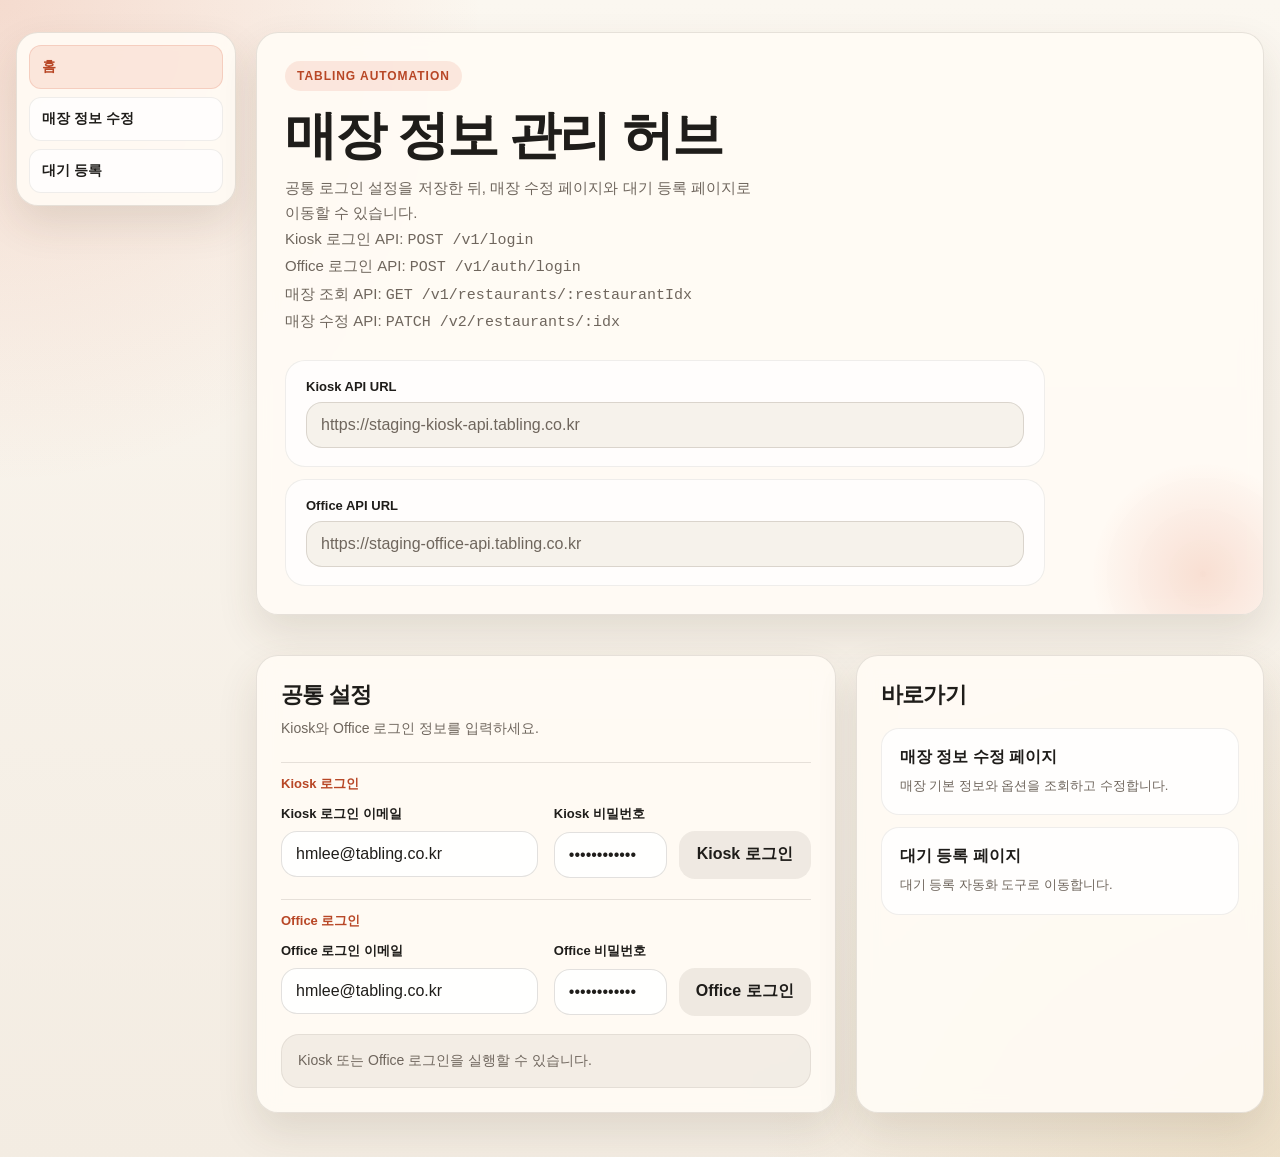
<file: index.html>
<!doctype html>
<html lang="ko">
<head>
  <meta charset="UTF-8">
  <meta name="viewport" content="width=device-width, initial-scale=1.0">
  <title>Tabling Automation Hub</title>
  <link rel="stylesheet" href="styles.css">
</head>
<body>
  <div class="page">
    <nav class="top-nav card">
      <a class="nav-link is-active" href="index.html">홈</a>
      <a class="nav-link" href="restaurant_edit.html">매장 정보 수정</a>
      <a class="nav-link" href="waiting_automation.html">대기 등록</a>
    </nav>

    <section class="hero is-single">
      <article class="card hero-copy">
        <div class="eyebrow">Tabling Automation</div>
        <h1>매장 정보 관리 허브</h1>
        <p>
          공통 로그인 설정을 저장한 뒤, 매장 수정 페이지와 대기 등록 페이지로 이동할 수 있습니다.
          <br>Kiosk 로그인 API: <code>POST /v1/login</code>
          <br>Office 로그인 API: <code>POST /v1/auth/login</code>
          <br>매장 조회 API: <code>GET /v1/restaurants/:restaurantIdx</code>
          <br>매장 수정 API: <code>PATCH /v2/restaurants/:idx</code>
        </p>
        <div class="endpoint-panel hero-endpoints">
          <div class="endpoint-row">
            <div>
              <label for="kioskApiUrl">Kiosk API URL</label>
              <input id="kioskApiUrl" type="url" value="https://staging-kiosk-api.tabling.co.kr" readonly>
            </div>
          </div>

          <div class="endpoint-row">
            <div>
              <label for="officeApiUrl">Office API URL</label>
              <input id="officeApiUrl" type="url" value="https://staging-office-api.tabling.co.kr" readonly>
            </div>
          </div>
        </div>
      </article>
    </section>

    <section class="grid">
      <article class="card config">
        <h2 class="section-title">공통 설정</h2>
        <p class="subtle">Kiosk와 Office 로그인 정보를 입력하세요.</p>

        <div class="form-grid">

          <div class="form-divider full">Kiosk 로그인</div>

          <div>
            <label for="kioskEmail">Kiosk 로그인 이메일</label>
            <input id="kioskEmail" type="email" autocomplete="username">
          </div>

          <div class="login-action-field">
            <label for="kioskPassword">Kiosk 비밀번호</label>
            <div class="inline-action-field">
              <input id="kioskPassword" type="password" autocomplete="current-password">
              <button id="kioskLoginBtn" class="secondary compact" type="button">Kiosk 로그인</button>
            </div>
          </div>

          <div class="form-divider full">Office 로그인</div>

          <div>
            <label for="officeEmail">Office 로그인 이메일</label>
            <input id="officeEmail" type="email" autocomplete="username">
          </div>

          <div class="login-action-field">
            <label for="officePassword">Office 비밀번호</label>
            <div class="inline-action-field">
              <input id="officePassword" type="password" autocomplete="current-password">
              <button id="officeLoginBtn" class="secondary compact" type="button">Office 로그인</button>
            </div>
          </div>

        </div>

        <div id="status" class="status is-neutral">Kiosk 또는 Office 로그인을 실행할 수 있습니다.</div>
      </article>

      <aside class="card results">
        <h2 class="section-title">바로가기</h2>
        <div class="tool-links">
          <a class="tool-card" href="restaurant_edit.html">
            <strong>매장 정보 수정 페이지</strong>
            <span>매장 기본 정보와 옵션을 조회하고 수정합니다.</span>
          </a>
          <a class="tool-card" href="waiting_automation.html">
            <strong>대기 등록 페이지</strong>
            <span>대기 등록 자동화 도구로 이동합니다.</span>
          </a>
        </div>
      </aside>
    </section>
  </div>

  <script src="shared.js"></script>
  <script src="index.js"></script>
</body>
</html>
</file>
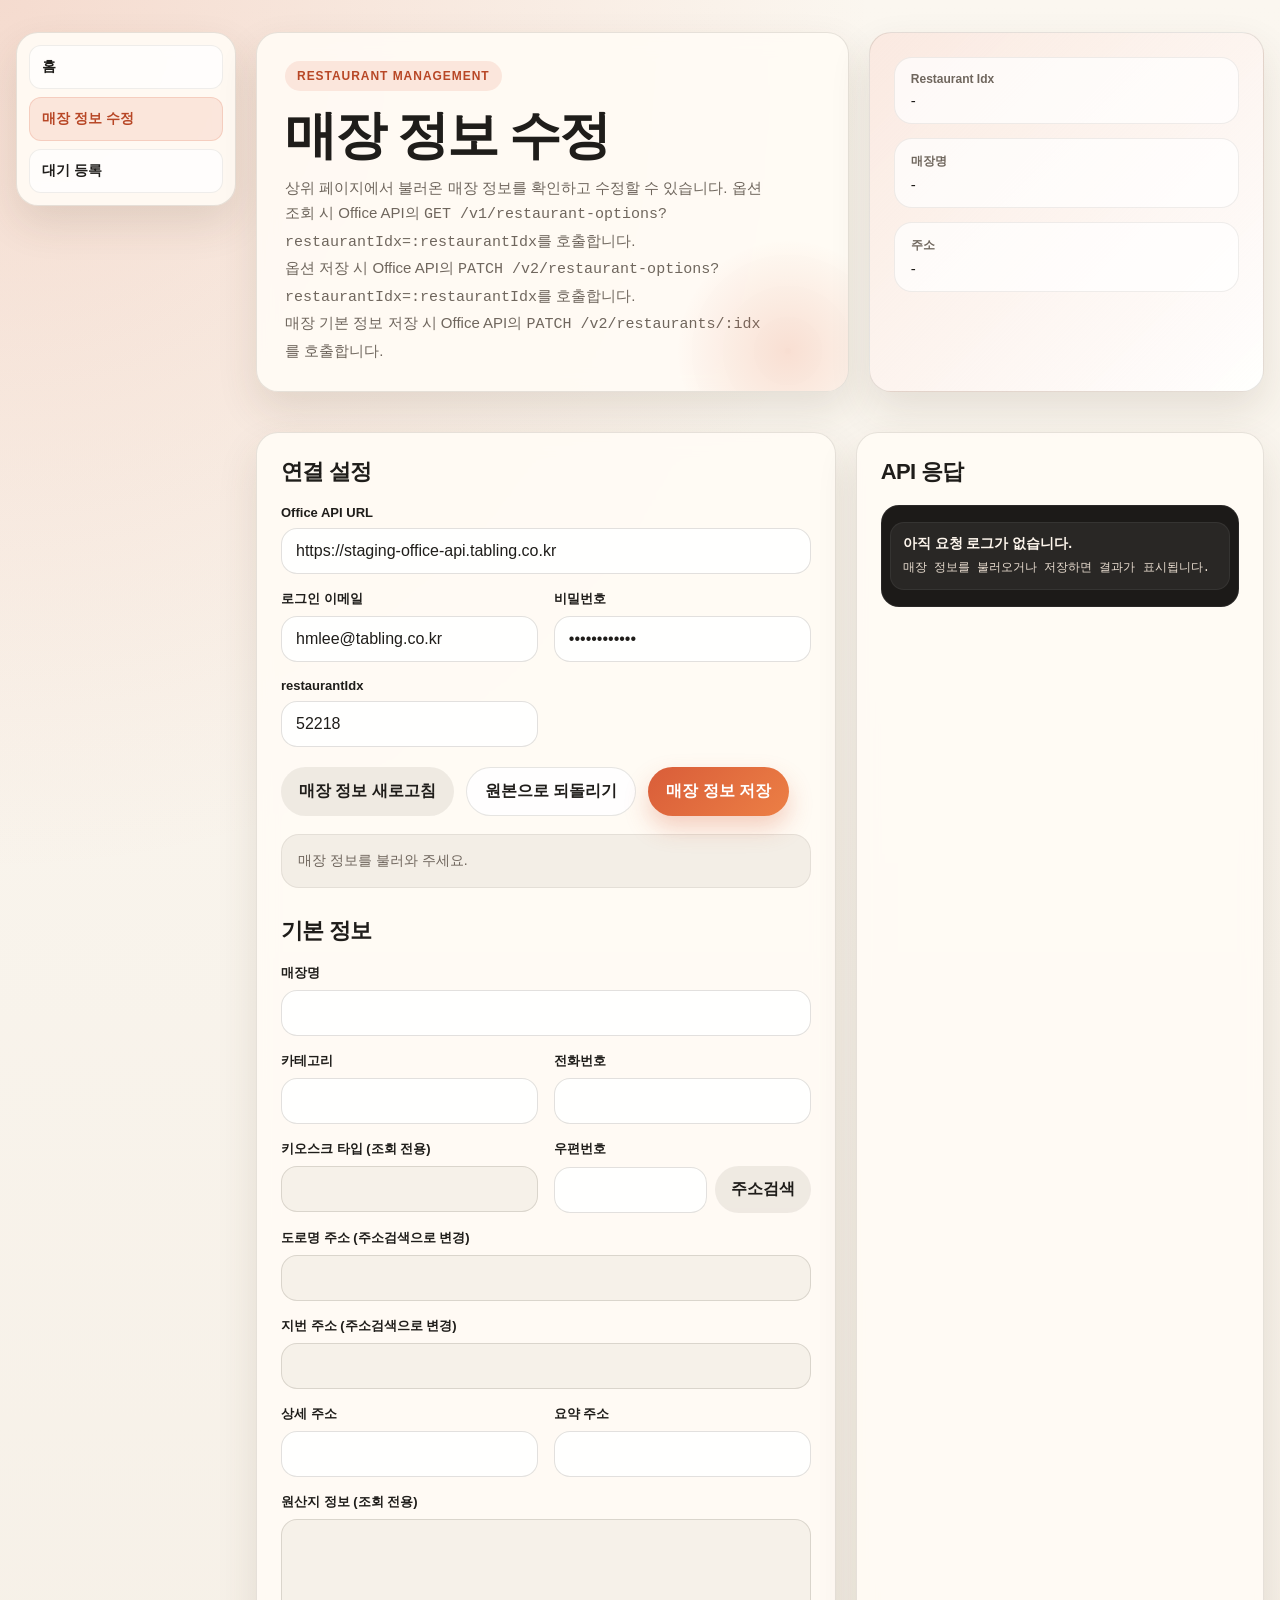
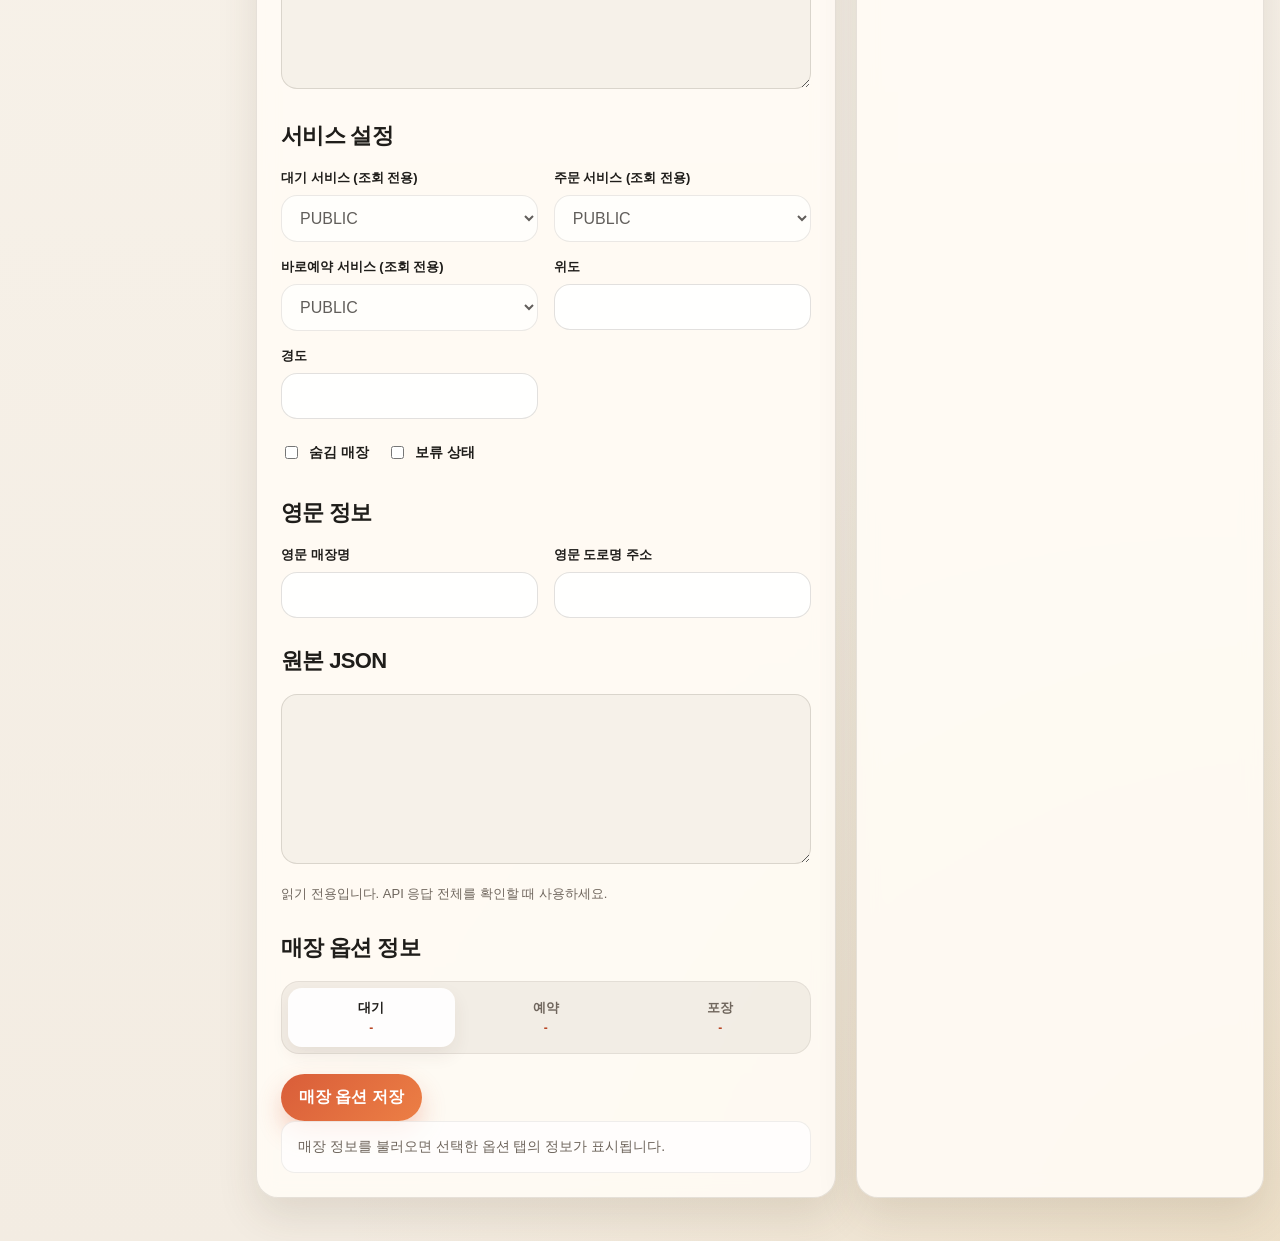
<file: restaurant_edit.html>
<!doctype html>
<html lang="ko">
<head>
  <meta charset="UTF-8">
  <meta name="viewport" content="width=device-width, initial-scale=1.0">
  <title>매장 정보 수정</title>
  <link rel="stylesheet" href="styles.css">
</head>
<body>
  <div class="page">
    <nav class="top-nav card">
      <a class="nav-link" href="index.html">홈</a>
      <a class="nav-link is-active" href="restaurant_edit.html">매장 정보 수정</a>
      <a class="nav-link" href="waiting_automation.html">대기 등록</a>
    </nav>

    <section class="hero">
      <article class="card hero-copy">
        <div class="eyebrow">Restaurant Management</div>
        <h1>매장 정보 수정</h1>
        <p>
          상위 페이지에서 불러온 매장 정보를 확인하고 수정할 수 있습니다.
          옵션 조회 시 Office API의 <code>GET /v1/restaurant-options?restaurantIdx=:restaurantIdx</code>를 호출합니다.
          <br>
          옵션 저장 시 Office API의 <code>PATCH /v2/restaurant-options?restaurantIdx=:restaurantIdx</code>를 호출합니다.
          <br>
          매장 기본 정보 저장 시 Office API의 <code>PATCH /v2/restaurants/:idx</code>를 호출합니다.
        </p>
      </article>
      <aside class="card hero-meta">
        <div class="meta-item">
          <strong>Restaurant Idx</strong>
          <span id="heroRestaurant">-</span>
        </div>
        <div class="meta-item">
          <strong>매장명</strong>
          <span id="heroName">-</span>
        </div>
        <div class="meta-item">
          <strong>주소</strong>
          <span id="heroAddress">-</span>
        </div>
      </aside>
    </section>

    <section class="grid">
      <article class="card config">
        <h2 class="section-title">연결 설정</h2>
        <div class="form-grid">
          <div class="full">
            <label for="officeApiUrl">Office API URL</label>
            <input id="officeApiUrl" type="url" value="https://staging-office-api.tabling.co.kr">
          </div>
          <div>
            <label for="email">로그인 이메일</label>
            <input id="email" type="email" autocomplete="username">
          </div>
          <div>
            <label for="password">비밀번호</label>
            <input id="password" type="password" autocomplete="current-password">
          </div>
          <div>
            <label for="restaurantIdx">restaurantIdx</label>
            <input id="restaurantIdx" type="number" min="1" step="1">
          </div>
        </div>

        <div class="controls">
          <button id="loadBtn" class="secondary" type="button">매장 정보 새로고침</button>
          <button id="resetBtn" class="ghost" type="button">원본으로 되돌리기</button>
          <button id="saveBtn" class="primary" type="button">매장 정보 저장</button>
        </div>

        <div id="status" class="status is-neutral">매장 정보를 불러와 주세요.</div>

        <h2 class="section-title section-gap">기본 정보</h2>
        <div class="form-grid">
          <div class="full">
            <label for="name">매장명</label>
            <input id="name" type="text">
          </div>
          <div>
            <label for="categories">카테고리</label>
            <input id="categories" type="text">
          </div>
          <div>
            <label for="tel">전화번호</label>
            <input id="tel" type="text">
          </div>
          <div>
            <label for="kioskType">키오스크 타입 (조회 전용)</label>
            <input id="kioskType" type="text" readonly>
          </div>
          <div>
            <label for="zipCode">우편번호</label>
            <div class="inline-action-field">
              <input id="zipCode" type="text">
              <button id="addressSearchBtn" class="secondary compact" type="button">주소검색</button>
            </div>
          </div>
          <div class="full">
            <label for="address1">도로명 주소 (주소검색으로 변경)</label>
            <input id="address1" type="text" readonly>
          </div>
          <div class="full">
            <label for="address2">지번 주소 (주소검색으로 변경)</label>
            <input id="address2" type="text" readonly>
          </div>
          <div>
            <label for="addressDetail">상세 주소</label>
            <input id="addressDetail" type="text">
          </div>
          <div>
            <label for="summaryAddress">요약 주소</label>
            <input id="summaryAddress" type="text">
          </div>
          <div class="full">
            <label for="foodOrigin">원산지 정보 (조회 전용)</label>
            <textarea id="foodOrigin" readonly></textarea>
          </div>
        </div>

        <h2 class="section-title section-gap">서비스 설정</h2>
        <div class="form-grid">
          <div>
            <label for="waitingServiceScope">대기 서비스 (조회 전용)</label>
            <select id="waitingServiceScope" disabled></select>
          </div>
          <div>
            <label for="orderServiceScope">주문 서비스 (조회 전용)</label>
            <select id="orderServiceScope" disabled></select>
          </div>
          <div>
            <label for="nowReserveServiceScope">바로예약 서비스 (조회 전용)</label>
            <select id="nowReserveServiceScope" disabled></select>
          </div>
          <div>
            <label for="latitude">위도</label>
            <input id="latitude" type="number" step="any">
          </div>
          <div>
            <label for="longitude">경도</label>
            <input id="longitude" type="number" step="any">
          </div>
          <div class="checkbox-row">
            <label class="checkbox-label">
              <input id="isHidden" type="checkbox">
              숨김 매장
            </label>
            <label class="checkbox-label">
              <input id="isHold" type="checkbox">
              보류 상태
            </label>
          </div>
        </div>

        <h2 class="section-title section-gap">영문 정보</h2>
        <div class="form-grid">
          <div>
            <label for="multiNameEn">영문 매장명</label>
            <input id="multiNameEn" type="text">
          </div>
          <div>
            <label for="multiAddress1En">영문 도로명 주소</label>
            <input id="multiAddress1En" type="text">
          </div>
        </div>

        <h2 class="section-title section-gap">원본 JSON</h2>
        <textarea id="rawJson" readonly></textarea>
        <p class="hint">읽기 전용입니다. API 응답 전체를 확인할 때 사용하세요.</p>

        <h2 class="section-title section-gap">매장 옵션 정보</h2>
        <div class="option-tabs" role="tablist" aria-label="매장 옵션 정보">
          <button class="option-tab is-active" type="button" role="tab" aria-selected="true" data-option-tab="waiting">
            <span>대기</span>
            <strong id="optionWaitingStatus">-</strong>
          </button>
          <button class="option-tab" type="button" role="tab" aria-selected="false" data-option-tab="reserve">
            <span>예약</span>
            <strong id="optionReserveStatus">-</strong>
          </button>
          <button class="option-tab" type="button" role="tab" aria-selected="false" data-option-tab="takeOut">
            <span>포장</span>
            <strong id="optionTakeOutStatus">-</strong>
          </button>
        </div>
        <div class="controls option-controls">
          <button id="saveOptionBtn" class="primary" type="button">매장 옵션 저장</button>
        </div>
        <div id="optionFields" class="option-fields"></div>
      </article>

      <aside class="card results">
        <h2 class="section-title">API 응답</h2>
        <div id="responseBox" class="log-box">
          <div class="log-item">
            <div class="log-title">아직 요청 로그가 없습니다.</div>
            <pre>매장 정보를 불러오거나 저장하면 결과가 표시됩니다.</pre>
          </div>
        </div>
      </aside>
    </section>
  </div>

  <div id="addressSearchLayer" class="address-search-layer" hidden>
    <div class="address-search-panel" role="dialog" aria-modal="true" aria-label="주소 검색">
      <div class="address-search-head">
        <strong>주소 검색</strong>
        <button id="addressSearchCloseBtn" class="ghost compact" type="button">닫기</button>
      </div>
      <div id="addressSearchFrame" class="address-search-frame"></div>
    </div>
  </div>

  <script src="https://t1.kakaocdn.net/mapjsapi/bundle/postcode/prod/postcode.v2.js"></script>
  <script src="shared.js"></script>
  <script src="restaurant.js"></script>
</body>
</html>
</file>
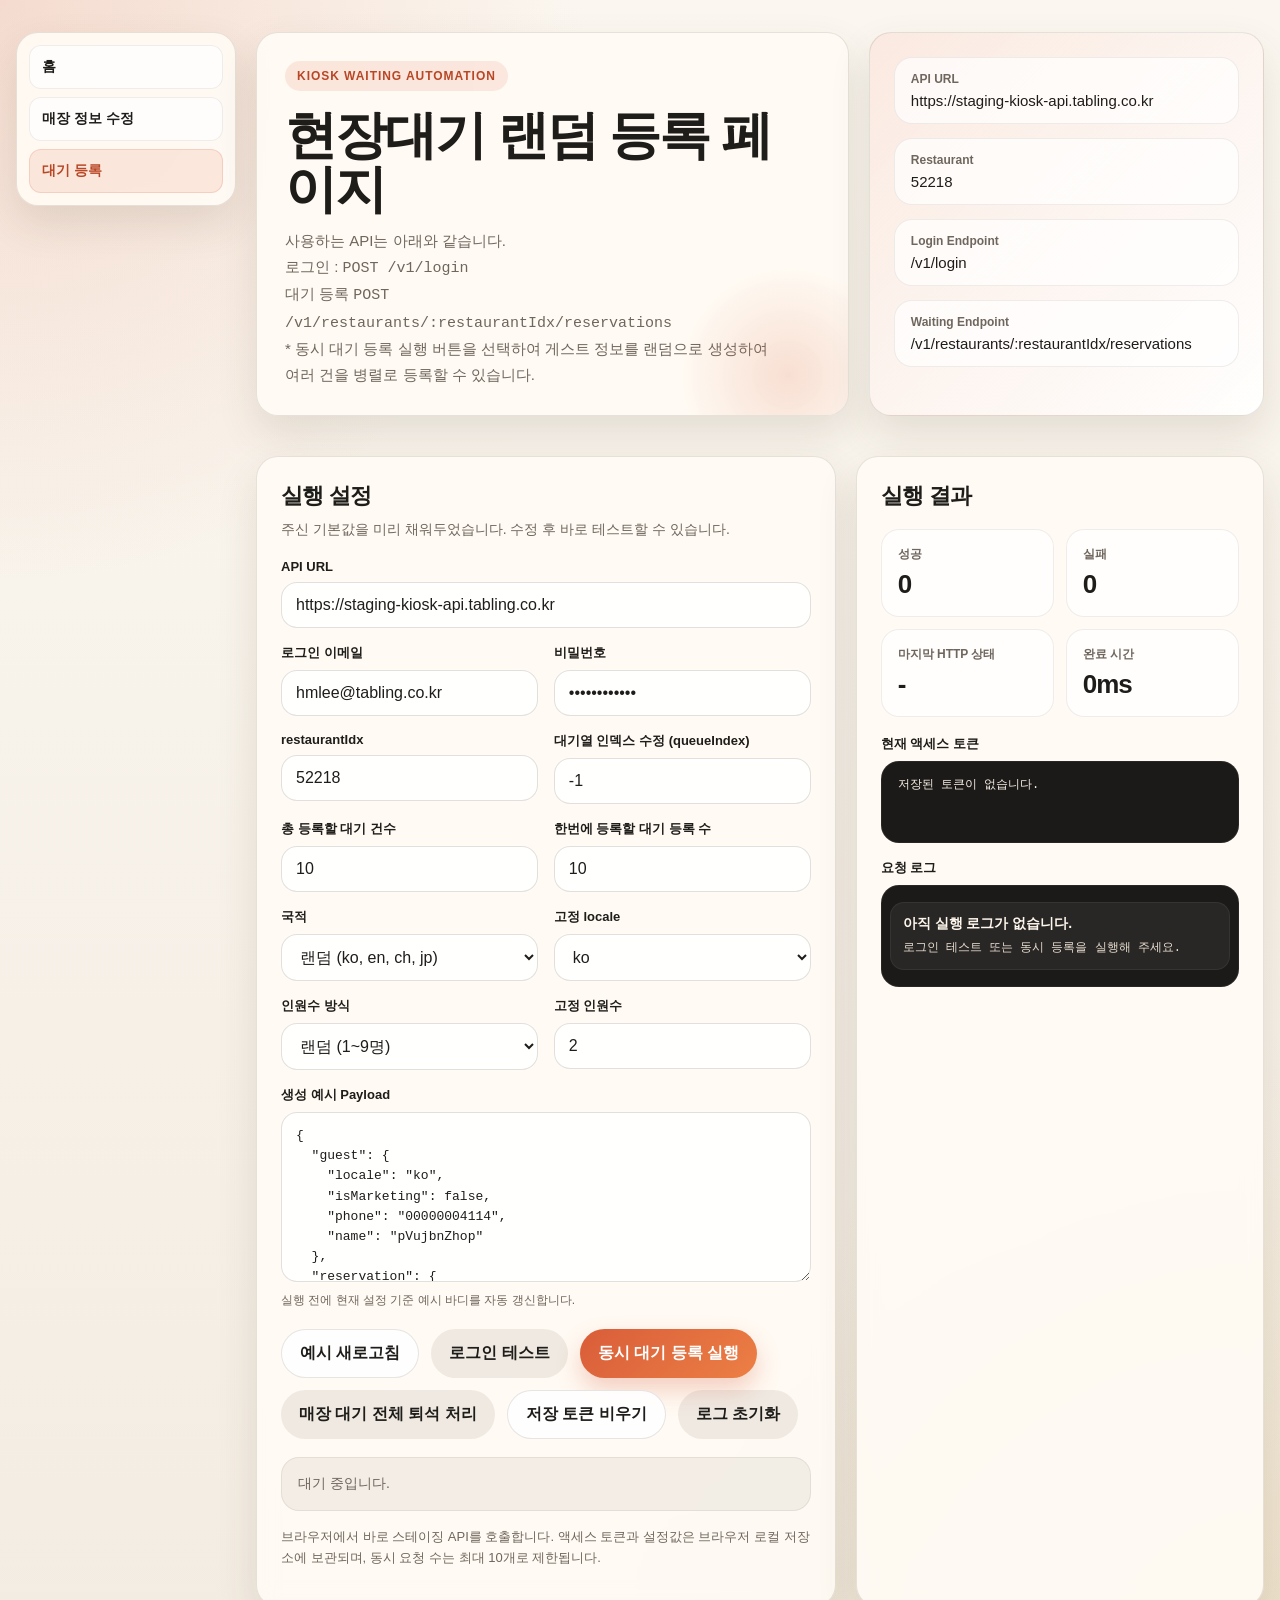
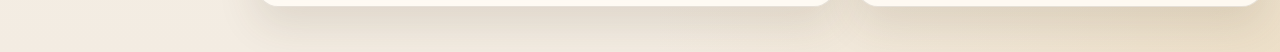
<file: waiting_automation.html>
<!doctype html>
<html lang="ko">
<head>
  <meta charset="UTF-8">
  <meta name="viewport" content="width=device-width, initial-scale=1.0">
  <title>Tabling Kiosk Waiting Runner</title>
  <style>
    :root {
      --bg: #f6f0e8;
      --panel: rgba(255, 251, 245, 0.92);
      --panel-strong: #fffdf8;
      --ink: #1f1d1a;
      --muted: #6f665d;
      --line: rgba(54, 42, 31, 0.12);
      --brand: #d95d39;
      --brand-dark: #b84726;
      --green: #1e7d55;
      --red: #b4382b;
      --shadow: 0 18px 40px rgba(76, 54, 34, 0.12);
      --radius: 22px;
    }

    * {
      box-sizing: border-box;
    }

    body {
      margin: 0;
      font-family: "Noto Sans KR", "Apple SD Gothic Neo", sans-serif;
      color: var(--ink);
      background:
        radial-gradient(circle at top left, rgba(217, 93, 57, 0.18), transparent 28%),
        radial-gradient(circle at bottom right, rgba(214, 178, 109, 0.22), transparent 30%),
        linear-gradient(180deg, #fbf7f0 0%, #f3ece2 100%);
      min-height: 100vh;
    }

    .page {
      width: min(1280px, calc(100% - 32px));
      margin: 32px auto 48px;
      display: grid;
      grid-template-columns: 220px minmax(0, 1fr);
      gap: 20px;
      align-items: start;
    }

    .hero {
      display: grid;
      grid-template-columns: 1.2fr 0.8fr;
      gap: 20px;
      margin-bottom: 20px;
      grid-column: 2;
      min-width: 0;
    }

    .card {
      background: var(--panel);
      border: 1px solid var(--line);
      border-radius: var(--radius);
      box-shadow: var(--shadow);
      backdrop-filter: blur(10px);
    }

    .hero-copy {
      padding: 28px;
      position: relative;
      overflow: hidden;
    }

    .hero-copy::after {
      content: "";
      position: absolute;
      inset: auto -50px -70px auto;
      width: 220px;
      height: 220px;
      border-radius: 999px;
      background: radial-gradient(circle, rgba(217, 93, 57, 0.18), transparent 72%);
      pointer-events: none;
    }

    .eyebrow {
      display: inline-flex;
      align-items: center;
      gap: 8px;
      padding: 8px 12px;
      border-radius: 999px;
      background: rgba(217, 93, 57, 0.12);
      color: var(--brand-dark);
      font-size: 12px;
      font-weight: 700;
      letter-spacing: 0.08em;
      text-transform: uppercase;
    }

    h1 {
      margin: 18px 0 12px;
      font-size: clamp(32px, 5vw, 52px);
      line-height: 1.03;
      letter-spacing: -0.04em;
    }

    .hero-copy p {
      margin: 0;
      color: var(--muted);
      font-size: 15px;
      line-height: 1.7;
      max-width: 58ch;
    }

    .hero-meta {
      padding: 24px;
      display: grid;
      gap: 14px;
      align-content: start;
      background:
        linear-gradient(135deg, rgba(217, 93, 57, 0.12), rgba(255, 255, 255, 0.8)),
        var(--panel-strong);
    }

    .meta-item {
      padding: 14px 16px;
      border-radius: 18px;
      background: rgba(255, 255, 255, 0.7);
      border: 1px solid rgba(54, 42, 31, 0.08);
    }

    .meta-item strong,
    .meta-item span {
      display: block;
    }

    .meta-item strong {
      font-size: 12px;
      color: var(--muted);
      margin-bottom: 6px;
    }

    .meta-item span {
      font-size: 15px;
      word-break: break-all;
    }

    .grid {
      display: grid;
      grid-template-columns: repeat(12, 1fr);
      gap: 20px;
      grid-column: 2;
      min-width: 0;
    }

    .config {
      grid-column: span 7;
      padding: 24px;
    }

    .results {
      grid-column: span 5;
      padding: 24px;
    }

    .section-title {
      margin: 0 0 18px;
      font-size: 22px;
      letter-spacing: -0.03em;
    }

    .subtle {
      margin: -8px 0 20px;
      color: var(--muted);
      font-size: 14px;
    }

    .form-grid {
      display: grid;
      grid-template-columns: repeat(2, minmax(0, 1fr));
      gap: 16px;
    }

    .full {
      grid-column: 1 / -1;
    }

    label {
      display: block;
      font-size: 13px;
      font-weight: 700;
      margin-bottom: 8px;
    }

    input,
    select,
    textarea,
    button {
      font: inherit;
    }

    input,
    select,
    textarea {
      width: 100%;
      padding: 13px 14px;
      border-radius: 16px;
      border: 1px solid rgba(54, 42, 31, 0.14);
      background: rgba(255, 255, 255, 0.86);
      color: var(--ink);
      transition: border-color 0.16s ease, transform 0.16s ease, box-shadow 0.16s ease;
    }

    input:focus,
    select:focus,
    textarea:focus {
      outline: none;
      border-color: rgba(217, 93, 57, 0.7);
      box-shadow: 0 0 0 4px rgba(217, 93, 57, 0.12);
    }

    textarea {
      min-height: 170px;
      resize: vertical;
      font-family: ui-monospace, SFMono-Regular, Menlo, monospace;
      font-size: 13px;
      line-height: 1.55;
    }

    .controls {
      display: flex;
      flex-wrap: wrap;
      gap: 12px;
      margin-top: 20px;
    }

    button {
      border: 0;
      border-radius: 999px;
      padding: 13px 18px;
      cursor: pointer;
      font-weight: 700;
      transition: transform 0.18s ease, opacity 0.18s ease, box-shadow 0.18s ease;
    }

    button:hover {
      transform: translateY(-1px);
    }

    button:disabled {
      opacity: 0.6;
      cursor: wait;
      transform: none;
    }

    .primary {
      background: linear-gradient(135deg, var(--brand), #ec7f45);
      color: white;
      box-shadow: 0 12px 24px rgba(217, 93, 57, 0.28);
    }

    .secondary {
      background: rgba(54, 42, 31, 0.08);
      color: var(--ink);
    }

    .ghost {
      background: rgba(255, 255, 255, 0.92);
      color: var(--ink);
      border: 1px solid rgba(54, 42, 31, 0.12);
    }

    .status {
      margin: 18px 0 0;
      padding: 14px 16px;
      border-radius: 18px;
      background: rgba(30, 125, 85, 0.08);
      color: #16563c;
      font-size: 14px;
      line-height: 1.6;
      border: 1px solid rgba(30, 125, 85, 0.16);
      min-height: 54px;
    }

    .status.is-error {
      background: rgba(180, 56, 43, 0.08);
      color: #7e2219;
      border-color: rgba(180, 56, 43, 0.16);
    }

    .status.is-neutral {
      background: rgba(54, 42, 31, 0.06);
      color: var(--muted);
      border-color: rgba(54, 42, 31, 0.08);
    }

    .stats {
      display: grid;
      grid-template-columns: repeat(2, minmax(0, 1fr));
      gap: 12px;
      margin-bottom: 18px;
    }

    .stat {
      padding: 16px;
      border-radius: 18px;
      background: rgba(255, 255, 255, 0.78);
      border: 1px solid rgba(54, 42, 31, 0.08);
    }

    .stat strong,
    .stat span {
      display: block;
    }

    .stat strong {
      color: var(--muted);
      font-size: 12px;
      margin-bottom: 6px;
    }

    .stat span {
      font-size: 26px;
      font-weight: 800;
      letter-spacing: -0.04em;
    }

    .token-box,
    .log-box {
      background: #1c1a18;
      color: #f7efe5;
      border-radius: 18px;
      border: 1px solid rgba(255, 255, 255, 0.06);
    }

    .token-box {
      padding: 14px 16px;
      min-height: 82px;
      margin-bottom: 16px;
      font-family: ui-monospace, SFMono-Regular, Menlo, monospace;
      font-size: 12px;
      line-height: 1.55;
      word-break: break-all;
    }

    .log-box {
      max-height: 560px;
      overflow: auto;
      padding: 8px;
    }

    .log-item {
      padding: 12px;
      margin: 8px 0;
      border-radius: 14px;
      background: rgba(255, 255, 255, 0.06);
      border: 1px solid rgba(255, 255, 255, 0.06);
    }

    .log-item.success {
      border-color: rgba(93, 198, 140, 0.32);
    }

    .log-item.error {
      border-color: rgba(233, 89, 89, 0.28);
    }

    .log-head {
      display: flex;
      justify-content: space-between;
      gap: 12px;
      margin-bottom: 8px;
      font-size: 12px;
      color: rgba(247, 239, 229, 0.75);
    }

    .log-title {
      font-size: 14px;
      font-weight: 700;
      color: #fff7ee;
      margin-bottom: 6px;
    }

    .log-item pre {
      margin: 0;
      white-space: pre-wrap;
      word-break: break-word;
      font-size: 12px;
      line-height: 1.5;
      color: #e9ddd0;
    }

    .hint {
      margin-top: 16px;
      font-size: 13px;
      color: var(--muted);
      line-height: 1.6;
    }

    .inline-note {
      font-size: 12px;
      color: var(--muted);
      margin-top: 6px;
    }

    .top-nav {
      display: grid;
      gap: 8px;
      padding: 12px;
      position: sticky;
      top: 24px;
      grid-column: 1;
      grid-row: 1 / span 2;
    }

    .nav-link {
      display: flex;
      align-items: center;
      min-height: 44px;
      padding: 10px 12px;
      border-radius: 12px;
      text-decoration: none;
      color: var(--ink);
      font-size: 14px;
      font-weight: 700;
      background: rgba(255, 255, 255, 0.72);
      border: 1px solid rgba(54, 42, 31, 0.08);
    }

    .nav-link.is-active,
    .nav-link:hover {
      background: rgba(217, 93, 57, 0.12);
      color: var(--brand-dark);
      border-color: rgba(217, 93, 57, 0.18);
    }

    @media (max-width: 980px) {
      .page {
        display: block;
      }

      .top-nav {
        position: static;
        display: flex;
        flex-wrap: wrap;
        margin-bottom: 20px;
      }

      .hero,
      .grid {
        grid-template-columns: 1fr;
        grid-column: auto;
      }

      .config,
      .results {
        grid-column: auto;
      }
    }

    @media (max-width: 640px) {
      .page {
        width: min(100% - 18px, 1200px);
        margin: 18px auto 24px;
      }

      .hero-copy,
      .hero-meta,
      .config,
      .results {
        padding: 18px;
      }

      .form-grid,
      .stats {
        grid-template-columns: 1fr;
      }
    }
  </style>
</head>
<body>
  <div class="page">
    <nav class="top-nav card">
      <a class="nav-link" href="index.html">홈</a>
      <a class="nav-link" href="restaurant_edit.html">매장 정보 수정</a>
      <a class="nav-link is-active" href="waiting_automation.html">대기 등록</a>
    </nav>

    <section class="hero">
      <article class="card hero-copy">
        <div class="eyebrow">Kiosk Waiting Automation</div>
        <h1>현장대기 랜덤 등록 페이지</h1>
        <p>
          사용하는 API는 아래와 같습니다.
          <br>로그인 : <code>POST /v1/login</code>
          <br>대기 등록 <code>POST /v1/restaurants/:restaurantIdx/reservations</code>
          <br> * 동시 대기 등록 실행 버튼을 선택하여 게스트 정보를 랜덤으로 생성하여 여러 건을 병렬로 등록할 수 있습니다.
        </p>
      </article>
      <aside class="card hero-meta">
        <div class="meta-item">
          <strong>API URL</strong>
          <span id="heroApiUrl">https://staging-kiosk-api.tabling.co.kr</span>
        </div>
        <div class="meta-item">
          <strong>Restaurant</strong>
          <span id="heroRestaurant">52218</span>
        </div>
        <div class="meta-item">
          <strong>Login Endpoint</strong>
          <span>/v1/login</span>
        </div>
        <div class="meta-item">
          <strong>Waiting Endpoint</strong>
          <span>/v1/restaurants/:restaurantIdx/reservations</span>
        </div>
      </aside>
    </section>

    <section class="grid">
      <article class="card config">
        <h2 class="section-title">실행 설정</h2>
        <p class="subtle">주신 기본값을 미리 채워두었습니다. 수정 후 바로 테스트할 수 있습니다.</p>

        <div class="form-grid">
          <div class="full">
            <label for="apiUrl">API URL</label>
            <input id="apiUrl" type="url" value="https://staging-kiosk-api.tabling.co.kr">
          </div>

          <div>
            <label for="email">로그인 이메일</label>
            <input id="email" type="email" value="hmlee@tabling.co.kr" autocomplete="username">
          </div>

          <div>
            <label for="password">비밀번호</label>
            <input id="password" type="password" value="tkfkdgo0!@34" autocomplete="current-password">
          </div>

          <div>
            <label for="restaurantIdx">restaurantIdx</label>
            <input id="restaurantIdx" type="number" min="1" step="1" value="52218">
          </div>

          <div>
            <label for="queueIndex">대기열 인덱스 수정 (queueIndex)</label>
            <input id="queueIndex" type="number" min="-1" step="1" value="-1">
          </div>

          <div>
            <!-- 순차적 대기 API 발송 : 총 등록 할 대기 건수11-->
            <label for="count">총 등록할 대기 건수</label>
            <input id="count" type="number" min="1" max="500" step="1" value="10">
          </div>

          <div>
            <!-- 병렬 대기 API 발송 : 한 순간에 동시에 처리할 대기 등록 건수-->            
            <label for="concurrency">한번에 등록할 대기 등록 수</label>
            <input id="concurrency" type="number" min="1" max="10" step="1" value="10">
          </div>

          <div>
            <label for="localeMode">국적</label>
            <select id="localeMode">
              <option value="random" selected>랜덤 (ko, en, ch, jp)</option>
              <option value="fixed">고정값 사용</option>
            </select>
          </div>

          <div>
            <label for="localeFixed">고정 locale</label>
            <select id="localeFixed">
              <option value="ko" selected>ko</option>
              <option value="en">en</option>
              <option value="ch">ch</option>
              <option value="jp">jp</option>
            </select>
          </div>

          <div>
            <label for="peopleMode">인원수 방식</label>
            <select id="peopleMode">
              <option value="random" selected>랜덤 (1~9명)</option>
              <option value="fixed">고정값 사용</option>
            </select>
          </div>

          <div>
            <label for="peopleFixed">고정 인원수</label>
            <input id="peopleFixed" type="number" min="1" max="99" step="1" value="2">
          </div>

          <div class="full">
            <label for="preview">생성 예시 Payload</label>
            <textarea id="preview" readonly></textarea>
            <div class="inline-note">실행 전에 현재 설정 기준 예시 바디를 자동 갱신합니다.</div>
          </div>
        </div>

        <div class="controls">
          <button id="previewBtn" class="ghost" type="button">예시 새로고침</button>
          <button id="loginBtn" class="secondary" type="button">로그인 테스트</button>
          <button id="runBtn" class="primary" type="button">동시 대기 등록 실행</button>
          <button id="finishAllWaitingsBtn" class="secondary" type="button">매장 대기 전체 퇴석 처리</button>
          <button id="clearTokenBtn" class="ghost" type="button">저장 토큰 비우기</button>
          <button id="clearBtn" class="secondary" type="button">로그 초기화</button>
        </div>

        <div id="status" class="status is-neutral">대기 중입니다.</div>
        <p class="hint">
          브라우저에서 바로 스테이징 API를 호출합니다. 액세스 토큰과 설정값은 브라우저 로컬 저장소에 보관되며, 동시 요청 수는 최대 10개로 제한됩니다.
        </p>
      </article>

      <aside class="card results">
        <h2 class="section-title">실행 결과</h2>
        <div class="stats">
          <div class="stat">
            <strong>성공</strong>
            <span id="successCount">0</span>
          </div>
          <div class="stat">
            <strong>실패</strong>
            <span id="errorCount">0</span>
          </div>
          <div class="stat">
            <strong>마지막 HTTP 상태</strong>
            <span id="lastStatus">-</span>
          </div>
          <div class="stat">
            <strong>완료 시간</strong>
            <span id="elapsedMs">0ms</span>
          </div>
        </div>

        <label for="tokenBox">현재 액세스 토큰</label>
        <div id="tokenBox" class="token-box">아직 로그인하지 않았습니다.</div>

        <label for="logBox">요청 로그</label>
        <div id="logBox" class="log-box"></div>
      </aside>
    </section>
  </div>

  <script>
    const localePool = ["ko", "en", "ch", "jp"];
    const ceoAdminApiUrl = "https://staging-ceo-admin.tabling.co.kr";
    const storageKey = "tabling-kiosk-waiting-runner-config-v1";
    const tokenStorageKey = "tabling-kiosk-waiting-runner-access-token-v1";
    const elements = {
      apiUrl: document.getElementById("apiUrl"),
      email: document.getElementById("email"),
      password: document.getElementById("password"),
      restaurantIdx: document.getElementById("restaurantIdx"),
      queueIndex: document.getElementById("queueIndex"),
      count: document.getElementById("count"),
      concurrency: document.getElementById("concurrency"),
      localeMode: document.getElementById("localeMode"),
      localeFixed: document.getElementById("localeFixed"),
      peopleMode: document.getElementById("peopleMode"),
      peopleFixed: document.getElementById("peopleFixed"),
      preview: document.getElementById("preview"),
      previewBtn: document.getElementById("previewBtn"),
      loginBtn: document.getElementById("loginBtn"),
      runBtn: document.getElementById("runBtn"),
      finishAllWaitingsBtn: document.getElementById("finishAllWaitingsBtn"),
      clearTokenBtn: document.getElementById("clearTokenBtn"),
      clearBtn: document.getElementById("clearBtn"),
      status: document.getElementById("status"),
      tokenBox: document.getElementById("tokenBox"),
      logBox: document.getElementById("logBox"),
      successCount: document.getElementById("successCount"),
      errorCount: document.getElementById("errorCount"),
      lastStatus: document.getElementById("lastStatus"),
      elapsedMs: document.getElementById("elapsedMs"),
      heroApiUrl: document.getElementById("heroApiUrl"),
      heroRestaurant: document.getElementById("heroRestaurant")
    };

    let accessToken = "";
    let isRunning = false;
    let logs = [];

    function clamp(value, min, max) {
      return Math.min(max, Math.max(min, value));
    }

    function randomInt(min, max) {
      return Math.floor(Math.random() * (max - min + 1)) + min;
    }

    function randomFrom(array) {
      return array[Math.floor(Math.random() * array.length)];
    }

    function randomName(length) {
      const chars = "ABCDEFGHIJKLMNOPQRSTUVWXYZabcdefghijklmnopqrstuvwxyz0123456789";
      return Array.from({ length }, () => chars[Math.floor(Math.random() * chars.length)]).join("");
    }

    function randomPhone() {
      return "0000000" + Array.from({ length: 4 }, () => randomInt(0, 9)).join("");
    }

    function getSettings() {
      const localeMode = elements.localeMode.value;
      const peopleMode = elements.peopleMode.value;
      return {
        apiUrl: elements.apiUrl.value.trim().replace(/\/+$/, ""),
        email: elements.email.value.trim(),
        password: elements.password.value,
        restaurantIdx: Number(elements.restaurantIdx.value),
        queueIndex: clamp(Number(elements.queueIndex.value) || -1, -1, 999999),
        count: clamp(Number(elements.count.value) || 1, 1, 500),
        concurrency: clamp(Number(elements.concurrency.value) || 1, 1, 10),
        nameLength: 10,
        localeMode,
        localeFixed: elements.localeFixed.value,
        peopleMode,
        peopleFixed: clamp(Number(elements.peopleFixed.value) || 1, 1, 99)
      };
    }

    function saveSettings() {
      localStorage.setItem(storageKey, JSON.stringify(getSettings()));
    }

    function saveToken(token) {
      accessToken = token || "";
      if (accessToken) {
        localStorage.setItem(tokenStorageKey, accessToken);
      } else {
        localStorage.removeItem(tokenStorageKey);
      }
      renderToken();
    }

    function loadSettings() {
      const raw = localStorage.getItem(storageKey);
      if (!raw) {
        return;
      }

      try {
        const saved = JSON.parse(raw);
        Object.entries(saved).forEach(([key, value]) => {
          if (elements[key] && value !== undefined && value !== null) {
            elements[key].value = String(value);
          }
        });
      } catch (error) {
        console.warn("설정 복원 실패", error);
      }
    }

    function loadToken() {
      accessToken = localStorage.getItem(tokenStorageKey) || "";
    }

    function syncHero() {
      elements.heroApiUrl.textContent = elements.apiUrl.value.trim() || "-";
      elements.heroRestaurant.textContent = elements.restaurantIdx.value.trim() || "-";
    }

    function buildPayload(settings) {
      return {
        guest: {
          locale: settings.localeMode === "random" ? randomFrom(localePool) : settings.localeFixed,
          isMarketing: false,
          phone: randomPhone(),
          name: randomName(settings.nameLength)
        },
        reservation: {
          numOfPeople: settings.peopleMode === "random" ? randomInt(1, 9) : settings.peopleFixed,
          queueIndex: settings.queueIndex
        }
      };
    }

    function updatePreview() {
      const payload = buildPayload(getSettings());
      elements.preview.value = JSON.stringify(payload, null, 2);
      syncHero();
      saveSettings();
    }

    function setStatus(message, tone = "neutral") {
      elements.status.textContent = message;
      elements.status.className = "status";
      if (tone === "error") {
        elements.status.classList.add("is-error");
      } else if (tone === "neutral") {
        elements.status.classList.add("is-neutral");
      }
    }

    function setRunning(state) {
      isRunning = state;
      elements.loginBtn.disabled = state;
      elements.runBtn.disabled = state;
      elements.finishAllWaitingsBtn.disabled = state;
    }

    function renderToken() {
      elements.tokenBox.textContent = accessToken || "저장된 토큰이 없습니다.";
    }

    function renderStats() {
      const success = logs.filter((entry) => entry.ok).length;
      const error = logs.length - success;
      const last = logs[0];
      elements.successCount.textContent = String(success);
      elements.errorCount.textContent = String(error);
      elements.lastStatus.textContent = last ? String(last.status ?? "-") : "-";
    }

    function logEntry(entry) {
      logs.unshift(entry);
      renderLogs();
    }

    function renderLogs() {
      renderStats();
      elements.logBox.innerHTML = "";

      if (!logs.length) {
        const empty = document.createElement("div");
        empty.className = "log-item";
        empty.innerHTML = "<div class='log-title'>아직 실행 로그가 없습니다.</div><pre>로그인 테스트 또는 동시 등록을 실행해 주세요.</pre>";
        elements.logBox.appendChild(empty);
        return;
      }

      logs.forEach((entry) => {
        const item = document.createElement("div");
        item.className = `log-item ${entry.ok ? "success" : "error"}`;
        item.innerHTML = `
          <div class="log-head">
            <span>${entry.timestamp}</span>
            <span>HTTP ${entry.status ?? "-"}</span>
          </div>
          <div class="log-title">${entry.title}</div>
          <pre>${entry.detail}</pre>
        `;
        elements.logBox.appendChild(item);
      });
    }

    async function parseResponse(response) {
      const text = await response.text();
      try {
        return text ? JSON.parse(text) : {};
      } catch {
        return text;
      }
    }

    async function login(settings) {
      const response = await fetch(`${settings.apiUrl}/v1/login`, {
        method: "POST",
        headers: {
          "Content-Type": "application/json"
        },
        body: JSON.stringify({
          email: settings.email,
          password: settings.password
        })
      });

      const data = await parseResponse(response);

      if (!response.ok) {
        throw new Error(typeof data === "string" ? data : JSON.stringify(data, null, 2));
      }

      return data;
    }

    async function createWaiting(settings, token, payload) {
      const response = await fetch(
        `${settings.apiUrl}/v1/restaurants/${settings.restaurantIdx}/reservations`,
        {
          method: "POST",
          headers: {
            "Content-Type": "application/json",
            "Authorization": `Bearer ${token}`
          },
          body: JSON.stringify(payload)
        }
      );

      const data = await parseResponse(response);
      return {
        ok: response.ok,
        status: response.status,
        data
      };
    }

    async function fetchReservations(settings, token) {
      const response = await fetch(
        `${ceoAdminApiUrl}/api/restaurants/${settings.restaurantIdx}/reservation`,
        {
          method: "GET",
          headers: {
            "Content-Type": "application/json",
            "Authorization": `Bearer ${token}`
          }
        }
      );

      const data = await parseResponse(response);

      if (!response.ok) {
        throw new Error(typeof data === "string" ? data : JSON.stringify(data, null, 2));
      }

      return data;
    }

    async function finishReservation(settings, token, reservationIdx) {
      const response = await fetch(
        `${ceoAdminApiUrl}/api/restaurants/${settings.restaurantIdx}/reservation/${reservationIdx}/status/finish`,
        {
          method: "PATCH",
          headers: {
            "Content-Type": "application/json",
            "Authorization": `Bearer ${token}`
          }
        }
      );

      const data = response.status === 204 ? null : await parseResponse(response);
      return {
        ok: response.ok,
        status: response.status,
        data
      };
    }

    function timestamp() {
      return new Date().toLocaleString("ko-KR", { hour12: false });
    }

    async function ensureAccessToken(settings) {
      if (accessToken) {
        return accessToken;
      }

      setStatus("저장된 토큰이 없어 먼저 로그인하고 있습니다...");
      const loginData = await login(settings);
      saveToken(loginData.accessToken);
      logEntry({
        ok: true,
        status: 200,
        timestamp: timestamp(),
        title: "자동 로그인 성공",
        detail: JSON.stringify({
          accessToken: loginData.accessToken,
          refreshToken: loginData.refreshToken
        }, null, 2)
      });
      return loginData.accessToken;
    }

    function getFinishTargetWaitings(reservationList) {
      const terminalStatuses = new Set(["FINISH", "CANCEL", "NO_SHOW"]);
      return reservationList.filter((item) => (
        item &&
        item.type === "UNRESERVE" &&
        !terminalStatuses.has(item.status) &&
        Number.isFinite(Number(item.idx))
      ));
    }

    async function handleLoginTest() {
      const settings = getSettings();
      setRunning(true);
      setStatus("로그인 요청을 보내는 중입니다...");

      try {
        const data = await login(settings);
        saveToken(data.accessToken);
        logEntry({
          ok: true,
          status: 200,
          timestamp: timestamp(),
          title: "로그인 성공",
          detail: JSON.stringify({
            accessToken: data.accessToken,
            refreshToken: data.refreshToken
          }, null, 2)
        });
        setStatus("새 액세스 토큰 발급에 성공했습니다.", "success");
      } catch (error) {
        saveToken("");
        logEntry({
          ok: false,
          status: "-",
          timestamp: timestamp(),
          title: "로그인 실패",
          detail: String(error)
        });
        setStatus("로그인에 실패했습니다. 로그를 확인해 주세요.", "error");
      } finally {
        setRunning(false);
      }
    }

    async function runWithConcurrency(items, limit, worker) {
      const results = new Array(items.length);
      let index = 0;

      async function next() {
        while (index < items.length) {
          const currentIndex = index++;
          results[currentIndex] = await worker(items[currentIndex], currentIndex);
        }
      }

      await Promise.all(Array.from({ length: Math.min(limit, items.length) }, next));
      return results;
    }

    async function handleRun() {
      const settings = getSettings();
      setRunning(true);
      setStatus("로그인 후 동시 등록을 준비하고 있습니다...");
      elements.elapsedMs.textContent = "0ms";

      try {
        await ensureAccessToken(settings);

        const tasks = Array.from({ length: settings.count }, (_, index) => ({
          index: index + 1,
          payload: buildPayload(settings)
        }));

        const startedAt = performance.now();

        const batchResults = await runWithConcurrency(tasks, settings.concurrency, async (task) => {
          const result = await createWaiting(settings, accessToken, task.payload);
          logEntry({
            ok: result.ok,
            status: result.status,
            timestamp: timestamp(),
            title: result.ok ? `등록 성공 #${task.index}` : `등록 실패 #${task.index}`,
            detail: JSON.stringify({
              request: task.payload,
              response: result.data
            }, null, 2)
          });
          return result;
        });

        const elapsed = Math.round(performance.now() - startedAt);
        elements.elapsedMs.textContent = `${elapsed}ms`;
        const failedCount = batchResults.filter((item) => !item.ok).length;

        if (failedCount > 0) {
          setStatus(`총 ${settings.count}건 중 ${failedCount}건이 실패했습니다. 상세는 오른쪽 로그를 확인해 주세요.`, "error");
        } else {
          setStatus(`총 ${settings.count}건 등록이 모두 성공했습니다.`, "success");
        }
      } catch (error) {
        setStatus(`실행 중 오류가 발생했습니다: ${String(error)}`, "error");
      } finally {
        setRunning(false);
      }
    }

    async function handleFinishAllWaitings() {
      const settings = getSettings();
      setRunning(true);
      setStatus("매장 대기 목록을 조회하는 중입니다...");
      elements.elapsedMs.textContent = "0ms";

      try {
        const token = await ensureAccessToken(settings);
        const startedAt = performance.now();
        const reservationData = await fetchReservations(settings, token);
        const reservationList = Array.isArray(reservationData.reservationList) ? reservationData.reservationList : [];
        const targetWaitings = getFinishTargetWaitings(reservationList);

        logEntry({
          ok: true,
          status: 200,
          timestamp: timestamp(),
          title: "대기 목록 조회 성공",
          detail: JSON.stringify({
            restaurantIdx: settings.restaurantIdx,
            reservationCount: reservationList.length,
            finishTargetCount: targetWaitings.length
          }, null, 2)
        });

        if (!targetWaitings.length) {
          elements.elapsedMs.textContent = `${Math.round(performance.now() - startedAt)}ms`;
          setStatus("퇴석 처리할 대기 항목이 없습니다.", "neutral");
          return;
        }

        setStatus(`대기 ${targetWaitings.length}건을 퇴석 처리하는 중입니다...`);

        const results = await runWithConcurrency(targetWaitings, settings.concurrency, async (waiting) => {
          const result = await finishReservation(settings, token, waiting.idx);
          logEntry({
            ok: result.ok,
            status: result.status,
            timestamp: timestamp(),
            title: result.ok ? `대기 #${waiting.idx} 퇴석 처리 성공` : `대기 #${waiting.idx} 퇴석 처리 실패`,
            detail: JSON.stringify({
              idx: waiting.idx,
              status: waiting.status,
              type: waiting.type,
              queueIndex: waiting.queueIndex,
              source: waiting.source,
              response: result.data
            }, null, 2)
          });
          return result;
        });

        const elapsed = Math.round(performance.now() - startedAt);
        const failedCount = results.filter((item) => !item.ok).length;
        elements.elapsedMs.textContent = `${elapsed}ms`;

        if (failedCount > 0) {
          setStatus(`대기 ${targetWaitings.length}건 중 ${failedCount}건 퇴석 처리에 실패했습니다. 상세는 로그를 확인해 주세요.`, "error");
        } else {
          setStatus(`대기 ${targetWaitings.length}건을 모두 퇴석 처리했습니다.`, "success");
        }
      } catch (error) {
        setStatus(`대기 퇴석 처리 중 오류가 발생했습니다: ${String(error)}`, "error");
      } finally {
        setRunning(false);
      }
    }

    function clearLogs() {
      logs = [];
      renderLogs();
      elements.elapsedMs.textContent = "0ms";
      elements.lastStatus.textContent = "-";
      setStatus("로그를 초기화했습니다.", "neutral");
    }

    function clearSavedToken() {
      saveToken("");
      setStatus("저장된 액세스 토큰을 삭제했습니다.", "neutral");
    }

    loadSettings();
    loadToken();
    renderToken();
    renderLogs();
    updatePreview();

    [
      elements.apiUrl,
      elements.email,
      elements.password,
      elements.restaurantIdx,
      elements.queueIndex,
      elements.count,
      elements.concurrency,
      elements.localeMode,
      elements.localeFixed,
      elements.peopleMode,
      elements.peopleFixed
    ].forEach((element) => {
      element.addEventListener("input", updatePreview);
      element.addEventListener("change", updatePreview);
    });

    elements.previewBtn.addEventListener("click", updatePreview);
    elements.loginBtn.addEventListener("click", handleLoginTest);
    elements.runBtn.addEventListener("click", handleRun);
    elements.finishAllWaitingsBtn.addEventListener("click", handleFinishAllWaitings);
    elements.clearTokenBtn.addEventListener("click", clearSavedToken);
    elements.clearBtn.addEventListener("click", clearLogs);
  </script>
</body>
</html>
</file>
<file: styles.css>
:root {
  --bg: #f6f0e8;
  --panel: rgba(255, 251, 245, 0.92);
  --panel-strong: #fffdf8;
  --ink: #1f1d1a;
  --muted: #6f665d;
  --line: rgba(54, 42, 31, 0.12);
  --brand: #d95d39;
  --brand-dark: #b84726;
  --green: #1e7d55;
  --red: #b4382b;
  --shadow: 0 18px 40px rgba(76, 54, 34, 0.12);
  --radius: 22px;
}

* {
  box-sizing: border-box;
}

body {
  margin: 0;
  font-family: "Noto Sans KR", "Apple SD Gothic Neo", sans-serif;
  color: var(--ink);
  background:
    radial-gradient(circle at top left, rgba(217, 93, 57, 0.18), transparent 28%),
    radial-gradient(circle at bottom right, rgba(214, 178, 109, 0.22), transparent 30%),
    linear-gradient(180deg, #fbf7f0 0%, #f3ece2 100%);
  min-height: 100vh;
}

.page {
  width: min(1280px, calc(100% - 32px));
  margin: 32px auto 48px;
  display: grid;
  grid-template-columns: 220px minmax(0, 1fr);
  gap: 20px;
  align-items: start;
}

.hero {
  display: grid;
  grid-template-columns: 1.2fr 0.8fr;
  gap: 20px;
  margin-bottom: 20px;
  grid-column: 2;
  min-width: 0;
}

.hero.is-single {
  grid-template-columns: 1fr;
}

.card {
  background: var(--panel);
  border: 1px solid var(--line);
  border-radius: var(--radius);
  box-shadow: var(--shadow);
  backdrop-filter: blur(10px);
}

.hero-copy {
  padding: 28px;
  position: relative;
  overflow: hidden;
}

.hero-copy::after {
  content: "";
  position: absolute;
  inset: auto -50px -70px auto;
  width: 220px;
  height: 220px;
  border-radius: 999px;
  background: radial-gradient(circle, rgba(217, 93, 57, 0.18), transparent 72%);
  pointer-events: none;
}

.eyebrow {
  display: inline-flex;
  align-items: center;
  gap: 8px;
  padding: 8px 12px;
  border-radius: 999px;
  background: rgba(217, 93, 57, 0.12);
  color: var(--brand-dark);
  font-size: 12px;
  font-weight: 700;
  letter-spacing: 0.08em;
  text-transform: uppercase;
}

h1 {
  margin: 18px 0 12px;
  font-size: clamp(32px, 5vw, 52px);
  line-height: 1.03;
  letter-spacing: -0.04em;
}

.hero-copy p {
  margin: 0;
  color: var(--muted);
  font-size: 15px;
  line-height: 1.7;
  max-width: 58ch;
}

.hero-meta {
  padding: 24px;
  display: grid;
  gap: 14px;
  align-content: start;
  background:
    linear-gradient(135deg, rgba(217, 93, 57, 0.12), rgba(255, 255, 255, 0.8)),
    var(--panel-strong);
}

.meta-item {
  padding: 14px 16px;
  border-radius: 18px;
  background: rgba(255, 255, 255, 0.7);
  border: 1px solid rgba(54, 42, 31, 0.08);
}

.meta-item strong,
.meta-item span {
  display: block;
}

.meta-item strong {
  font-size: 12px;
  color: var(--muted);
  margin-bottom: 6px;
}

.meta-item span {
  font-size: 15px;
  word-break: break-all;
}

.grid {
  display: grid;
  grid-template-columns: repeat(12, 1fr);
  gap: 20px;
  grid-column: 2;
  min-width: 0;
}

.config {
  grid-column: span 7;
  padding: 24px;
}

.results {
  grid-column: span 5;
  padding: 24px;
}

.section-title {
  margin: 0 0 18px;
  font-size: 22px;
  letter-spacing: -0.03em;
}

.subtle {
  margin: -8px 0 20px;
  color: var(--muted);
  font-size: 14px;
}

.form-grid {
  display: grid;
  grid-template-columns: repeat(2, minmax(0, 1fr));
  gap: 16px;
}

.endpoint-panel {
  display: grid;
  gap: 12px;
  margin-bottom: 28px;
}

.hero-endpoints {
  position: relative;
  z-index: 1;
  width: min(760px, 100%);
  margin: 24px 0 0;
}

.endpoint-row {
  display: grid;
  grid-template-columns: minmax(0, 1fr);
  align-items: end;
  padding: 18px 20px;
  border-radius: 20px;
  background: rgba(255, 255, 255, 0.72);
  border: 1px solid rgba(54, 42, 31, 0.08);
}

.endpoint-row > div {
  min-width: 0;
}

.endpoint-row button {
  width: 100%;
  min-height: 54px;
  border-radius: 16px;
  font-size: 16px;
}

.full {
  grid-column: 1 / -1;
}

.form-divider {
  margin: 4px 0 -4px;
  padding-top: 12px;
  border-top: 1px solid var(--line);
  color: var(--brand-dark);
  font-size: 13px;
  font-weight: 800;
}

label {
  display: block;
  font-size: 13px;
  font-weight: 700;
  margin-bottom: 8px;
}

input,
select,
textarea,
button {
  font: inherit;
}

input,
select,
textarea {
  width: 100%;
  padding: 13px 14px;
  border-radius: 16px;
  border: 1px solid rgba(54, 42, 31, 0.14);
  background: rgba(255, 255, 255, 0.86);
  color: var(--ink);
  transition: border-color 0.16s ease, transform 0.16s ease, box-shadow 0.16s ease;
}

input[readonly],
textarea[readonly] {
  background: rgba(245, 239, 231, 0.82);
  color: var(--muted);
  cursor: default;
}

input:focus,
select:focus,
textarea:focus {
  outline: none;
  border-color: rgba(217, 93, 57, 0.7);
  box-shadow: 0 0 0 4px rgba(217, 93, 57, 0.12);
}

textarea {
  min-height: 170px;
  resize: vertical;
  font-family: ui-monospace, SFMono-Regular, Menlo, monospace;
  font-size: 13px;
  line-height: 1.55;
}

.controls {
  display: flex;
  flex-wrap: wrap;
  gap: 12px;
  margin-top: 20px;
}

button {
  border: 0;
  border-radius: 999px;
  padding: 13px 18px;
  cursor: pointer;
  font-weight: 700;
  transition: transform 0.18s ease, opacity 0.18s ease, box-shadow 0.18s ease;
}

button:hover {
  transform: translateY(-1px);
}

button:disabled {
  opacity: 0.6;
  cursor: wait;
  transform: none;
}

.primary {
  background: linear-gradient(135deg, var(--brand), #ec7f45);
  color: white;
  box-shadow: 0 12px 24px rgba(217, 93, 57, 0.28);
}

.secondary {
  background: rgba(54, 42, 31, 0.08);
  color: var(--ink);
}

.ghost {
  background: rgba(255, 255, 255, 0.92);
  color: var(--ink);
  border: 1px solid rgba(54, 42, 31, 0.12);
}

.compact {
  padding: 13px 16px;
  white-space: nowrap;
}

.inline-action-field {
  display: grid;
  grid-template-columns: minmax(0, 1fr) auto;
  gap: 8px;
  align-items: center;
}

.login-action-field .inline-action-field {
  grid-template-columns: minmax(0, 1fr) 132px;
  gap: 12px;
}

.login-action-field button {
  min-height: 48px;
  border-radius: 16px;
}

.address-search-layer {
  position: fixed;
  inset: 0;
  z-index: 1000;
  display: grid;
  place-items: center;
  padding: 20px;
  background: rgba(31, 29, 26, 0.42);
}

.address-search-layer[hidden] {
  display: none;
}

.address-search-panel {
  width: min(520px, 100%);
  height: min(680px, calc(100vh - 40px));
  display: grid;
  grid-template-rows: auto minmax(0, 1fr);
  overflow: hidden;
  border-radius: 18px;
  background: var(--panel-strong);
  border: 1px solid var(--line);
  box-shadow: 0 24px 60px rgba(31, 29, 26, 0.24);
}

.address-search-head {
  display: flex;
  align-items: center;
  justify-content: space-between;
  gap: 12px;
  padding: 12px 14px;
  border-bottom: 1px solid var(--line);
}

.address-search-frame {
  min-height: 0;
}

.nav-inline-link {
  display: inline-flex;
  align-items: center;
  text-decoration: none;
}

.status {
  margin: 18px 0 0;
  padding: 14px 16px;
  border-radius: 18px;
  background: rgba(30, 125, 85, 0.08);
  color: #16563c;
  font-size: 14px;
  line-height: 1.6;
  border: 1px solid rgba(30, 125, 85, 0.16);
  min-height: 54px;
}

.status.is-error {
  background: rgba(180, 56, 43, 0.08);
  color: #7e2219;
  border-color: rgba(180, 56, 43, 0.16);
}

.status.is-neutral {
  background: rgba(54, 42, 31, 0.06);
  color: var(--muted);
  border-color: rgba(54, 42, 31, 0.08);
}

.stats {
  display: grid;
  grid-template-columns: repeat(2, minmax(0, 1fr));
  gap: 12px;
  margin-bottom: 18px;
}

.stat {
  padding: 16px;
  border-radius: 18px;
  background: rgba(255, 255, 255, 0.78);
  border: 1px solid rgba(54, 42, 31, 0.08);
}

.stat strong,
.stat span {
  display: block;
}

.stat strong {
  color: var(--muted);
  font-size: 12px;
  margin-bottom: 6px;
}

.stat span {
  font-size: 26px;
  font-weight: 800;
  letter-spacing: -0.04em;
}

.token-box,
.otp-box,
.log-box {
  background: #1c1a18;
  color: #f7efe5;
  border-radius: 18px;
  border: 1px solid rgba(255, 255, 255, 0.06);
}

.token-box,
.otp-box {
  padding: 14px 16px;
  min-height: 82px;
  margin-bottom: 16px;
  font-family: ui-monospace, SFMono-Regular, Menlo, monospace;
  font-size: 12px;
  line-height: 1.55;
  word-break: break-all;
  white-space: pre-wrap;
}

.log-box {
  max-height: 560px;
  overflow: auto;
  padding: 8px;
}

.log-item {
  padding: 12px;
  margin: 8px 0;
  border-radius: 14px;
  background: rgba(255, 255, 255, 0.06);
  border: 1px solid rgba(255, 255, 255, 0.06);
}

.log-item.success {
  border-color: rgba(93, 198, 140, 0.32);
}

.log-item.error {
  border-color: rgba(233, 89, 89, 0.28);
}

.log-head {
  display: flex;
  justify-content: space-between;
  gap: 12px;
  margin-bottom: 8px;
  font-size: 12px;
  color: rgba(247, 239, 229, 0.75);
}

.log-title {
  font-size: 14px;
  font-weight: 700;
  color: #fff7ee;
  margin-bottom: 6px;
}

.log-item pre {
  margin: 0;
  white-space: pre-wrap;
  word-break: break-word;
  font-size: 12px;
  line-height: 1.5;
  color: #e9ddd0;
}

.hint {
  margin-top: 16px;
  font-size: 13px;
  color: var(--muted);
  line-height: 1.6;
}

.inline-note {
  font-size: 12px;
  color: var(--muted);
  margin-top: 6px;
}

.top-nav {
  display: grid;
  gap: 8px;
  padding: 12px;
  position: sticky;
  top: 24px;
  grid-column: 1;
  grid-row: 1 / span 2;
}

.nav-link {
  display: flex;
  align-items: center;
  min-height: 44px;
  padding: 10px 12px;
  border-radius: 12px;
  text-decoration: none;
  color: var(--ink);
  font-size: 14px;
  font-weight: 700;
  background: rgba(255, 255, 255, 0.72);
  border: 1px solid rgba(54, 42, 31, 0.08);
}

.nav-link.is-active,
.nav-link:hover {
  background: rgba(217, 93, 57, 0.12);
  color: var(--brand-dark);
  border-color: rgba(217, 93, 57, 0.18);
}

.tool-links {
  display: grid;
  gap: 12px;
  margin-bottom: 18px;
}

.tool-card {
  display: block;
  padding: 18px;
  border-radius: 18px;
  text-decoration: none;
  color: inherit;
  background: rgba(255, 255, 255, 0.78);
  border: 1px solid rgba(54, 42, 31, 0.08);
  transition: transform 0.18s ease, box-shadow 0.18s ease;
}

.tool-card:hover {
  transform: translateY(-1px);
  box-shadow: 0 10px 24px rgba(76, 54, 34, 0.08);
}

.tool-card strong,
.tool-card span {
  display: block;
}

.tool-card strong {
  margin-bottom: 8px;
  font-size: 16px;
}

.tool-card span {
  color: var(--muted);
  font-size: 13px;
  line-height: 1.6;
}

.option-tabs {
  display: grid;
  grid-template-columns: repeat(3, minmax(0, 1fr));
  gap: 8px;
  margin-bottom: 14px;
  padding: 6px;
  border-radius: 18px;
  background: rgba(54, 42, 31, 0.06);
  border: 1px solid rgba(54, 42, 31, 0.08);
}

.option-tab {
  border-radius: 14px;
  padding: 12px 10px;
  background: transparent;
  color: var(--muted);
  box-shadow: none;
}

.option-tab.is-active {
  background: rgba(255, 255, 255, 0.9);
  color: var(--ink);
  box-shadow: 0 8px 18px rgba(76, 54, 34, 0.08);
}

.option-tab span,
.option-tab strong {
  display: block;
}

.option-tab span {
  font-size: 13px;
  line-height: 1.2;
}

.option-tab strong {
  margin-top: 6px;
  font-size: 12px;
  color: var(--brand-dark);
}

.option-fields {
  display: grid;
  gap: 12px;
}

.option-empty,
.option-section,
.option-field {
  border-radius: 14px;
  background: rgba(255, 255, 255, 0.72);
  border: 1px solid rgba(54, 42, 31, 0.08);
}

.option-empty {
  padding: 16px;
  color: var(--muted);
  font-size: 14px;
}

.option-section {
  padding: 12px;
}

.option-section summary {
  cursor: pointer;
  color: var(--ink);
  font-weight: 800;
  font-size: 14px;
}

.option-field-grid {
  display: grid;
  grid-template-columns: repeat(2, minmax(0, 1fr));
  gap: 10px;
  margin-top: 12px;
}

.option-field {
  min-width: 0;
  padding: 12px;
}

.option-field label {
  color: var(--muted);
  font-size: 12px;
}

.toggle {
  display: inline-flex;
  width: 48px;
  height: 28px;
  margin: 0;
  cursor: pointer;
}

.toggle input {
  position: absolute;
  opacity: 0;
  pointer-events: none;
}

.toggle-slider {
  position: relative;
  width: 48px;
  height: 28px;
  border-radius: 999px;
  background: rgba(54, 42, 31, 0.16);
  cursor: pointer;
}

.toggle-slider::after {
  content: "";
  position: absolute;
  top: 4px;
  left: 4px;
  width: 20px;
  height: 20px;
  border-radius: 999px;
  background: white;
  box-shadow: 0 2px 6px rgba(54, 42, 31, 0.18);
  transition: transform 0.16s ease;
}

.toggle input:checked + .toggle-slider {
  background: rgba(30, 125, 85, 0.7);
}

.toggle input:checked + .toggle-slider::after {
  transform: translateX(20px);
}

.section-gap {
  margin-top: 28px;
}

.checkbox-row {
  grid-column: 1 / -1;
  display: flex;
  flex-wrap: wrap;
  gap: 18px;
  padding-top: 8px;
}

.checkbox-label {
  display: inline-flex;
  align-items: center;
  gap: 8px;
  font-size: 14px;
  font-weight: 600;
}

.checkbox-label input {
  width: auto;
}

@media (max-width: 980px) {
  .page {
    display: block;
  }

  .top-nav {
    position: static;
    display: flex;
    flex-wrap: wrap;
    margin-bottom: 20px;
  }

  .hero,
  .grid {
    grid-template-columns: 1fr;
    grid-column: auto;
  }

  .config,
  .results {
    grid-column: auto;
  }
}

@media (max-width: 640px) {
  .page {
    width: min(100% - 18px, 1200px);
    margin: 18px auto 24px;
  }

  .hero-copy,
  .hero-meta,
  .config,
  .results {
    padding: 18px;
  }

  .form-grid,
  .endpoint-row,
  .stats,
  .option-tabs,
  .option-field-grid {
    grid-template-columns: 1fr;
  }

  .endpoint-row button {
    min-height: 48px;
  }

  .login-action-field .inline-action-field {
    grid-template-columns: 1fr;
  }
}
</file>
